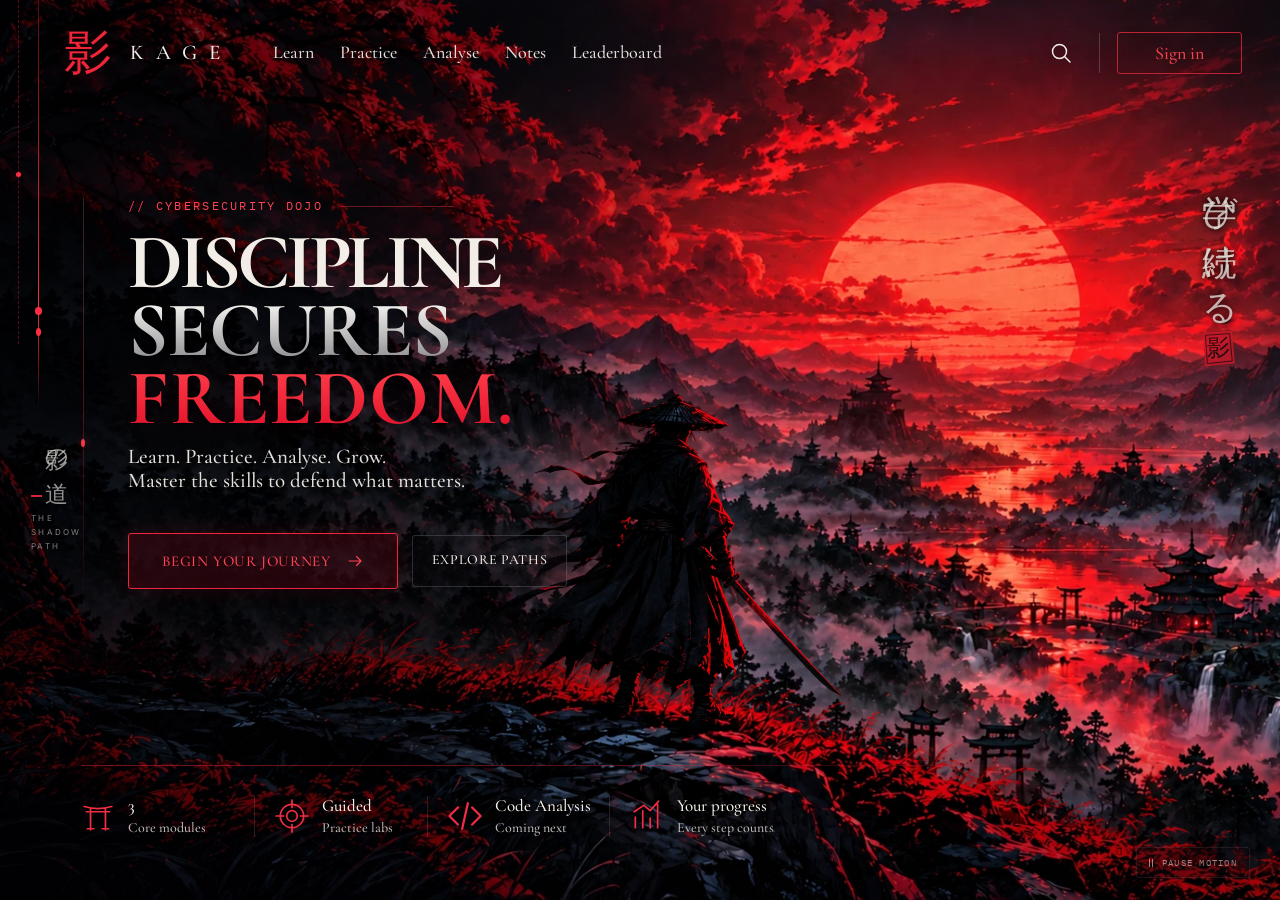
<file: index.html>
<!doctype html>
<html lang="en">
<head>
  <meta charset="utf-8">
  <meta name="viewport" content="width=device-width,initial-scale=1">
  <meta name="theme-color" content="#080b10">
  <meta name="description" content="KAGE is a cybersecurity dojo. Understand web vulnerabilities, practise safely, and learn to defend what matters.">
  <title>KAGE — Cybersecurity Dojo</title>
  <link rel="icon" href="assets/ui/favicon.svg" type="image/svg+xml">
  <link rel="preload" href="assets/fonts/cormorant-garamond-700.ttf" as="font" type="font/ttf" crossorigin>
  <link rel="preload" href="assets/fonts/cormorant-garamond-500.ttf" as="font" type="font/ttf" crossorigin>
  <link rel="stylesheet" href="styles/site.css">
  <script src="scripts/scene.js" defer></script>
  <script src="scripts/app.js" defer></script>
</head>
<body data-route="home">
  <a class="skip-link" href="#main">Skip to content</a>
  <svg class="icon-library" xmlns="http://www.w3.org/2000/svg" aria-hidden="true">
    <symbol id="i-arrow" viewBox="0 0 24 24"><path d="M4 12h16m-6-6 6 6-6 6"/></symbol>
    <symbol id="i-search" viewBox="0 0 24 24"><circle cx="10.5" cy="10.5" r="7"/><path d="m16 16 5 5"/></symbol>
    <symbol id="i-menu" viewBox="0 0 24 24"><path d="M4 6h16M4 12h16M4 18h16"/></symbol>
    <symbol id="i-close" viewBox="0 0 24 24"><path d="m6 6 12 12M6 18 18 6"/></symbol>
    <symbol id="i-gate" viewBox="0 0 32 32"><path d="M3 7q13 4 26 0M5 12h22M9 9v20M23 9v20M6 28h6m8 0h6"/></symbol>
    <symbol id="i-target" viewBox="0 0 32 32"><circle cx="16" cy="16" r="11"/><circle cx="16" cy="16" r="5"/><path d="M16 1v7m0 16v7M1 16h7m16 0h7"/></symbol>
    <symbol id="i-code" viewBox="0 0 24 24"><path d="m7 6-6 6 6 6m10-12 6 6-6 6m-3-15-4 18"/></symbol>
    <symbol id="i-chart" viewBox="0 0 32 32"><path d="M5 27V17m7 10V11m7 16v-9m7 9V5M4 12l9-6 6 5 8-9"/></symbol>
    <symbol id="i-home" viewBox="0 0 24 24"><path d="m2 10 10-8 10 8M5 9v12h5v-7h4v7h5V9"/></symbol>
    <symbol id="i-swords" viewBox="0 0 24 24"><path d="m3 3 5 1 12 13-3 3L4 8 3 3Zm18 0-5 1-5 6M7 14l-4 3 4 3 3-4M2 22l4-4m12 0 4 4"/></symbol>
    <symbol id="i-book" viewBox="0 0 24 24"><path d="M12 5q-4-4-10-2v17q6-2 10 1 4-3 10-1V3q-6-2-10 2Zm0 0v16"/></symbol>
    <symbol id="i-user" viewBox="0 0 24 24"><circle cx="12" cy="7" r="4"/><path d="M4 22v-3a8 8 0 0 1 16 0v3Z"/></symbol>
    <symbol id="i-shield" viewBox="0 0 24 24"><path d="m12 2 9 4v6c0 5-9 10-9 10S3 17 3 12V6l9-4Zm0 4v12"/></symbol>
    <symbol id="i-lock" viewBox="0 0 24 24"><rect x="5" y="10" width="14" height="12" rx="2"/><path d="M8 10V6a4 4 0 0 1 8 0v4m-4 4v4"/></symbol>
    <symbol id="i-check" viewBox="0 0 24 24"><path d="m5 12 4 4L20 5"/></symbol>
    <symbol id="i-upload" viewBox="0 0 24 24"><path d="M7 17H5a4 4 0 0 1-1-8 8 8 0 0 1 15-2 5 5 0 0 1 0 10h-2m-5 4V9m-4 4 4-4 4 4"/></symbol>
    <symbol id="i-plus" viewBox="0 0 24 24"><path d="M12 4v16M4 12h16"/></symbol>
    <symbol id="i-list" viewBox="0 0 24 24"><path d="M8 5h13M8 12h13M8 19h13M2 5h1M2 12h1M2 19h1"/></symbol>
    <symbol id="i-leaf" viewBox="0 0 24 24"><path d="M20 3C8 1 1 8 5 16s17 4 15-13ZM4 21 16 8"/></symbol>
  </svg>

  <header class="site-header">
    <a class="brand" href="#home" aria-label="KAGE home"><span class="brand-mark" lang="ja" aria-hidden="true">影</span><span class="brand-word">KAGE</span></a>
    <nav class="primary-nav" aria-label="Primary navigation">
      <a href="#learn" data-nav="learn">Learn</a><a href="#practice" data-nav="practice">Practice</a><a href="#analyse" data-nav="analyse">Analyse</a><a href="#notes" data-nav="notes">Notes</a><button type="button" data-action="leaderboard">Leaderboard</button>
    </nav>
    <div class="header-tools">
      <button class="icon-button search-toggle" type="button" data-action="search" aria-label="Search the dojo"><svg><use href="#i-search"/></svg></button>
      <span class="header-divider" aria-hidden="true"></span>
      <button class="sign-in" type="button" data-action="account">Sign in</button>
      <a class="profile-link" href="#profile" aria-label="Your progress"><span lang="ja" aria-hidden="true">影</span></a>
      <button class="icon-button menu-toggle" type="button" data-action="menu" aria-label="Open navigation" aria-expanded="false" aria-controls="mobile-nav"><svg><use href="#i-menu"/></svg></button>
    </div>
  </header>
  <nav id="mobile-nav" class="mobile-nav" aria-label="Mobile navigation" hidden>
    <a href="#home">Home</a><a href="#learn">Learning Paths</a><a href="#practice">Cyber Arena</a><a href="#analyse">Code Analysis</a><a href="#notes">Field Notes</a><a href="#profile">Your progress</a>
  </nav>
  <aside class="sidebar" aria-label="Dojo navigation" hidden>
    <nav>
      <a href="#home"><svg><use href="#i-home"/></svg>Home</a>
      <a href="#learn" data-nav="learn"><svg><use href="#i-gate"/></svg>Learning Paths</a>
      <a href="#practice" data-nav="practice"><svg><use href="#i-swords"/></svg>Cyber Arena</a>
      <a href="#analyse" data-nav="analyse"><svg><use href="#i-code"/></svg>Code Analysis</a>
      <a href="#notes" data-nav="notes"><svg><use href="#i-book"/></svg>Field Notes</a>
      <a href="#profile" data-nav="profile"><svg><use href="#i-user"/></svg>Profile</a>
    </nav>
    <div class="sidebar-quote"><span class="small-rule"></span><p>Discipline today,<br>a safer tomorrow.</p><span lang="ja">継続は力なり。</span><small>EVERY STEP FORWARD MATTERS</small></div>
    <div class="sidebar-foot">KAGE <span>影</span> DOJO</div>
  </aside>

  <main id="main" tabindex="-1">
    <section id="landing" class="landing" aria-labelledby="landing-title">
      <picture class="hero-art" aria-hidden="true">
        <source media="(max-width:620px)" srcset="assets/environments/crimson-mobile.webp">
        <source media="(max-width:1000px)" srcset="assets/environments/crimson-horizon-small.webp">
        <img src="assets/environments/crimson-horizon.webp" alt="" width="1586" height="992" fetchpriority="high" decoding="async">
      </picture>
      <canvas id="hero-scene" class="hero-scene" aria-hidden="true"></canvas>
      <div class="hero-shade" aria-hidden="true"></div>
      <canvas id="atmosphere" aria-hidden="true"></canvas>
      <div class="edge-ornament" aria-hidden="true"><i></i><b></b><b></b><b></b></div>
      <div class="hero-copy">
        <p class="eyebrow">// CYBERSECURITY DOJO <span></span></p>
        <h1 id="landing-title"><span>Discipline</span><span class="silver">Secures</span><span class="crimson">Freedom.</span></h1>
        <p class="hero-lede">Learn. Practice. Analyse. Grow.<br>Master the skills to defend what matters.</p>
        <div class="hero-actions"><a class="button button-primary" href="#learn">Begin your journey <svg><use href="#i-arrow"/></svg></a><a class="button button-secondary" href="#learn">Explore paths</a></div>
      </div>
      <div class="side-inscription left-inscription" aria-hidden="true"><span lang="ja">影の道</span><i></i><small>THE<br>SHADOW<br>PATH</small></div>
      <div class="side-inscription right-inscription" aria-hidden="true"><span lang="ja">学び続ける</span><img src="assets/ui/seal.svg" alt="" width="36" height="40"></div>
      <ul class="feature-strip" aria-label="Explore KAGE">
        <li><svg><use href="#i-gate"/></svg><div><strong>3</strong><span>Core modules</span></div></li>
        <li><svg><use href="#i-target"/></svg><div><strong>Guided</strong><span>Practice labs</span></div></li>
        <li><svg><use href="#i-code"/></svg><div><strong>Code Analysis</strong><span>Coming next</span></div></li>
        <li><svg><use href="#i-chart"/></svg><div><strong>Your progress</strong><span>Every step counts</span></div></li>
      </ul>
      <button class="motion-toggle" type="button" data-action="motion" aria-pressed="false" aria-label="Pause ambient motion"><span class="motion-indicator" aria-hidden="true"></span><span class="motion-label">PAUSE MOTION</span></button>
    </section>
    <div id="workspace" class="workspace" hidden></div>
  </main>
  <noscript><p class="noscript">Enable JavaScript to explore lessons, notes, and your learning progress.</p></noscript>
  <dialog id="modal" aria-labelledby="modal-title"><div id="modal-content"></div></dialog>
  <div id="toast" class="toast" role="status" aria-live="polite"></div>
</body>
</html>
</file>
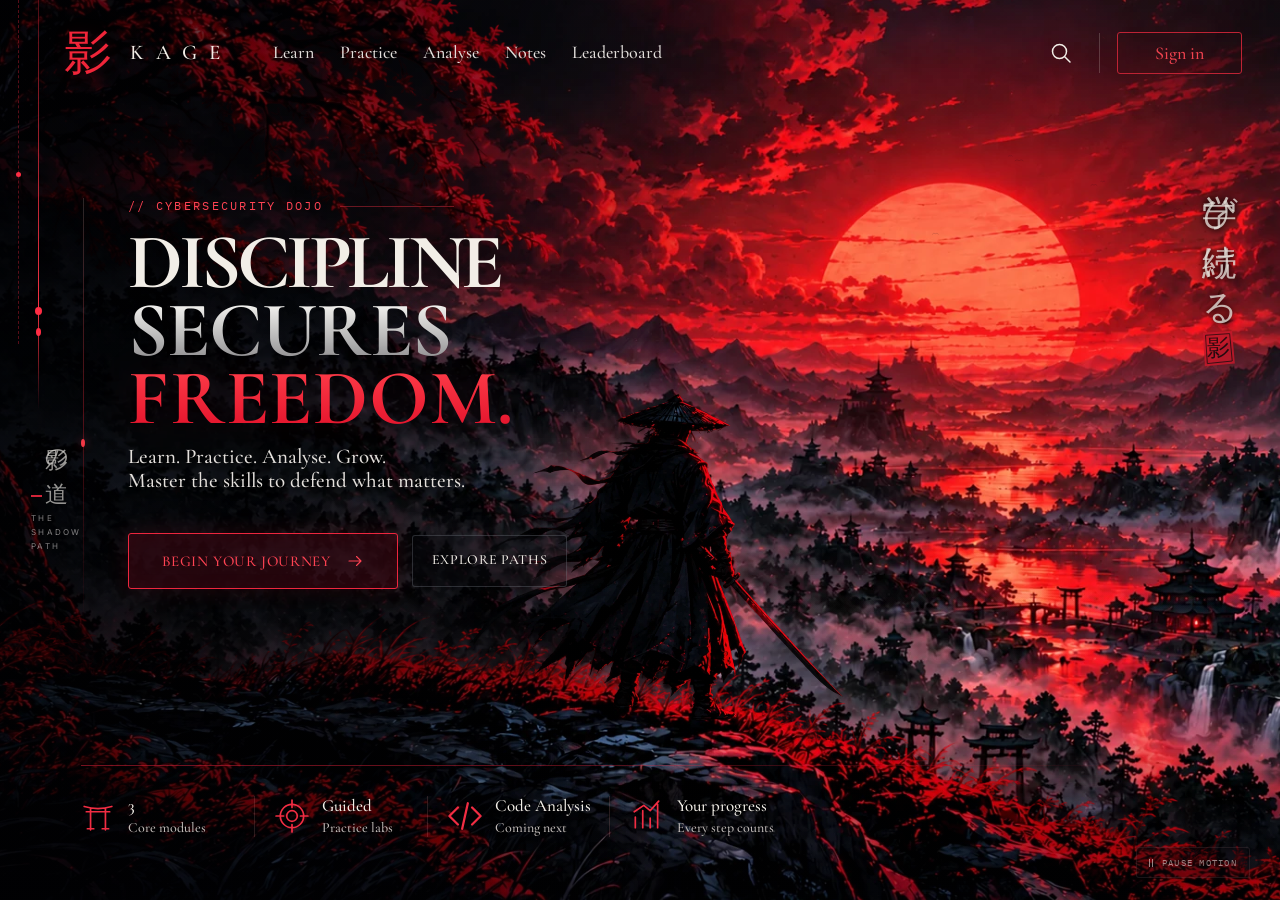
<file: kage-landing.html>
<!doctype html>
<html lang="en"><head><meta charset="utf-8"><meta name="viewport" content="width=device-width,initial-scale=1"><meta http-equiv="refresh" content="0;url=index.html"><title>KAGE — Cybersecurity Dojo</title><script>location.replace('index.html' + location.hash);</script></head><body style="background:#080b10;color:#f2eee7;font-family:serif"><p><a href="index.html" style="color:inherit">Enter the KAGE dojo →</a></p></body></html>
</file>
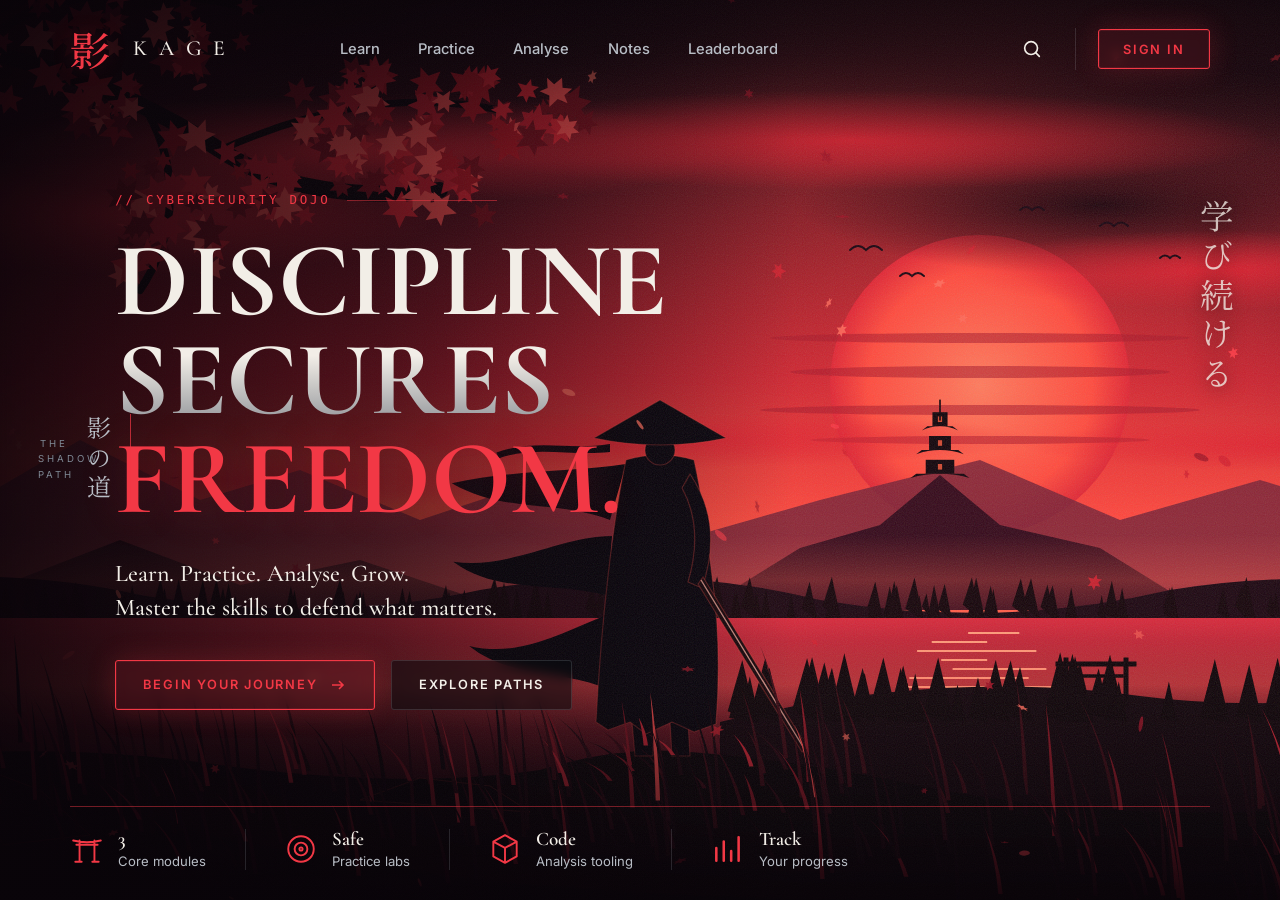
<file: prototypes/kage-landing-svg.html>
<!DOCTYPE html>
<html lang="en">
<head>
<meta charset="utf-8">
<meta name="viewport" content="width=device-width, initial-scale=1">
<title>KAGE – Cybersecurity Dojo</title>
<link rel="preconnect" href="https://fonts.googleapis.com">
<link rel="preconnect" href="https://fonts.gstatic.com" crossorigin>
<link href="https://fonts.googleapis.com/css2?family=Cormorant+Garamond:wght@500;600;700&family=Inter:wght@400;500;600&family=Noto+Serif+JP:wght@500&display=swap" rel="stylesheet">
<style>
:root{
  --ink-950:#080B10;--ink-900:#0D1219;--line:rgba(220,230,240,.14);
  --text:#F2EEE7;--text-2:#B8BDC5;--text-3:#7F8995;
  --red-500:#F23845;--red-600:#D92736;--red-glow:rgba(242,56,69,.22);--red-deep:#741B2A;
  --serif:"Cormorant Garamond","Playfair Display",Georgia,serif;
  --sans:Inter,system-ui,-apple-system,"Segoe UI",sans-serif;
  --jp:"Noto Serif JP","Hiragino Mincho ProN","Yu Mincho",serif;
  --mono:ui-monospace,"IBM Plex Mono",Menlo,Consolas,monospace;
}
*{box-sizing:border-box;margin:0;padding:0}
html,body{background:var(--ink-950);color:var(--text);font-family:var(--sans);overflow-x:hidden}
a{color:inherit;text-decoration:none}
a:focus-visible,button:focus-visible{outline:2px solid #fff;outline-offset:3px}

.hero{position:relative;min-height:100svh;display:flex;flex-direction:column;overflow:hidden;isolation:isolate}
#scene,#fx{position:absolute;inset:0;width:100%;height:100%;display:block}
#scene{z-index:-3}
#fx{z-index:-2;pointer-events:none}
.scrim{position:absolute;inset:0;z-index:-1;pointer-events:none;
  background:
   linear-gradient(90deg,rgba(8,3,8,.9) 0,rgba(8,3,8,.58) 30%,rgba(8,3,8,0) 62%),
   linear-gradient(0deg,rgba(8,3,8,.9) 0,rgba(8,3,8,0) 24%),
   linear-gradient(180deg,rgba(8,3,8,.6),rgba(8,3,8,0) 18%)}
.scrim::after{content:"";position:absolute;inset:0;opacity:.14;mix-blend-mode:overlay;
  background:url("data:image/svg+xml;utf8,<svg xmlns='http://www.w3.org/2000/svg' width='160' height='160'><filter id='n'><feTurbulence type='fractalNoise' baseFrequency='.9' numOctaves='2' stitchTiles='stitch'/></filter><rect width='100%' height='100%' filter='url(%23n)'/></svg>")}

/* header */
.top{display:flex;align-items:center;gap:clamp(1rem,4vw,4rem);padding:28px clamp(20px,5.5vw,90px)}
.brand{display:flex;align-items:center;gap:1.4rem}
.mark{font:500 2.5rem/1 var(--jp);color:var(--red-500);text-shadow:0 0 22px var(--red-glow)}
.word{font:500 1.35rem/1 var(--serif);letter-spacing:.55em;color:var(--text)}
nav{display:flex;gap:clamp(1.2rem,3vw,3rem);margin-left:clamp(0rem,4vw,5rem)}
nav a{font:500 .92rem var(--sans);color:var(--text-2);padding:.4rem 0;border-bottom:1px solid transparent;transition:color .2s,border-color .2s}
nav a:hover{color:var(--text);border-color:var(--red-500)}
.tools{margin-left:auto;display:flex;align-items:center;gap:1.4rem}
.icon{background:none;border:0;color:var(--text);cursor:pointer;display:grid;place-items:center;width:40px;height:40px}
.icon svg{width:22px;height:22px}
.vr{width:1px;height:42px;background:var(--line)}

.btn{display:inline-flex;align-items:center;gap:.8rem;padding:1rem 1.7rem;border:1px solid var(--line);border-radius:3px;
  font:600 .8rem var(--sans);letter-spacing:.14em;text-transform:uppercase;color:var(--text);
  background:rgba(8,11,16,.55);backdrop-filter:blur(6px);transition:background .2s,color .2s,border-color .2s}
.btn:hover{border-color:var(--text-2)}
.btn.red{border-color:var(--red-500);color:var(--red-500);background:rgba(242,56,69,.1);box-shadow:inset 0 0 0 1px rgba(242,56,69,.15),0 0 28px var(--red-glow)}
.btn.red:hover{background:var(--red-500);color:#fff}
.btn svg{width:16px;height:16px}
.top .btn{padding:.7rem 1.5rem}

/* hero copy */
.copy{flex:1;display:flex;flex-direction:column;justify-content:center;margin-left:clamp(20px,9vw,150px);max-width:min(700px,90vw);padding:2vh 0}
.eyebrow{display:flex;align-items:center;gap:1rem;font:500 .78rem/1 var(--mono);letter-spacing:.22em;color:var(--red-500);margin-bottom:1.6rem}
.eyebrow::after{content:"";width:min(150px,16vw);height:1px;background:rgba(242,56,69,.5)}
h1{font:700 clamp(3.1rem,8.2vw,7.4rem)/.94 var(--serif);text-transform:uppercase;letter-spacing:-.005em}
h1 span{display:block}
h1 .mid{background:linear-gradient(180deg,#f2eee7 25%,#8c8f95);-webkit-background-clip:text;background-clip:text;color:transparent}
h1 .hot{color:var(--red-500);text-shadow:0 0 44px var(--red-glow)}
.lede{font:500 clamp(1.15rem,1.9vw,1.5rem)/1.4 var(--serif);color:var(--text);margin:1.8rem 0 2.2rem;max-width:34em}
.cta{display:flex;flex-wrap:wrap;gap:1rem}

.side-l,.side-r{position:absolute;z-index:1;font-family:var(--jp);writing-mode:vertical-rl;pointer-events:none}
.side-l{left:clamp(14px,3vw,48px);top:46%;display:flex;flex-direction:column;align-items:center;gap:.8rem;color:var(--text-2);font-size:1.5rem;letter-spacing:.2em}
.side-l small{font:400 .6rem var(--sans);letter-spacing:.3em;color:var(--text-3);writing-mode:horizontal-tb;width:3.2em;text-align:center;line-height:1.6}
.side-l i{width:1px;height:90px;background:var(--red-500);opacity:.7;display:block}
.side-r{right:clamp(14px,3vw,48px);top:22vh;font-size:2.1rem;letter-spacing:.16em;color:rgba(242,238,231,.78);text-shadow:0 2px 18px rgba(0,0,0,.6)}

.strip{list-style:none;display:flex;flex-wrap:wrap;gap:clamp(16px,3vw,48px);margin:0 clamp(20px,5.5vw,90px) 30px;padding-top:22px;border-top:1px solid rgba(242,56,69,.45)}
.strip li{display:flex;align-items:center;gap:14px;color:var(--red-500)}
.strip li+li{border-left:1px solid var(--line);padding-left:clamp(16px,3vw,48px)}
.strip svg{width:34px;height:34px;flex:none}
.strip strong{display:block;font:600 1.2rem/1.1 var(--serif);color:var(--text)}
.strip span{font-size:.82rem;color:var(--text-2)}

/* motion */
.b{transform-box:fill-box;transform-origin:50% 100%;animation:gust 4s ease-in-out infinite}
@keyframes gust{0%,100%{transform:rotate(-1deg)}50%{transform:rotate(-9deg)}}
.sw{animation:sw 5s ease-in-out infinite alternate;transform-box:fill-box;transform-origin:50% 50%}
@keyframes sw{from{transform:translate(-3px,0) rotate(-2.2deg)}to{transform:translate(5px,2px) rotate(2.6deg)}}
.drift{animation:drift 46s ease-in-out infinite alternate}
@keyframes drift{from{transform:translateX(-45px)}to{transform:translateX(45px)}}
.birds{animation:fly 70s linear infinite}
@keyframes fly{from{transform:translate(120px,10px)}to{transform:translate(-260px,-18px)}}
.sh{animation:sh 3.2s ease-in-out infinite alternate}
@keyframes sh{from{opacity:.15}to{opacity:.65}}
.rise{opacity:0;transform:translateY(14px);animation:rise 1s cubic-bezier(.2,.7,.2,1) forwards;animation-delay:calc(var(--i)*.12s + .15s)}
@keyframes rise{to{opacity:1;transform:none}}
@media (prefers-reduced-motion:reduce){
  .b,.sw,.drift,.birds,.sh{animation:none}
  .rise{animation:none;opacity:1;transform:none}
}
@media (max-width:880px){
  nav,.side-l,.side-r{display:none}
  .top{padding:20px}.copy{margin-left:20px}
  .scrim{background:linear-gradient(180deg,rgba(8,3,8,.55),rgba(8,3,8,.7) 55%,rgba(8,3,8,.92))}
  .strip{display:grid;grid-template-columns:1fr 1fr;gap:20px 12px}
  .strip li+li{border:0;padding:0}
}
</style>
</head>
<body>
<section class="hero">
  <svg id="scene" viewBox="0 0 1600 900" preserveAspectRatio="xMidYMid slice" role="img" aria-label="A lone ronin stands on a ridge facing a vast crimson sun over misty mountains, shrines and rivers.">
    <defs>
      <linearGradient id="sky" x1="0" y1="0" x2="0" y2="1"><stop offset="0" stop-color="#0d0309"/><stop offset=".3" stop-color="#4a0b17"/><stop offset=".58" stop-color="#b5192a"/><stop offset=".8" stop-color="#ff4d3d"/><stop offset="1" stop-color="#ff7a55"/></linearGradient>
      <radialGradient id="sun"><stop offset="0" stop-color="#ff7a5c"/><stop offset=".75" stop-color="#ff4a3d"/><stop offset="1" stop-color="#e02634"/></radialGradient>
      <radialGradient id="glow"><stop offset="0" stop-color="#ff3b3b" stop-opacity=".55"/><stop offset="1" stop-color="#ff3b3b" stop-opacity="0"/></radialGradient>
      <radialGradient id="cd"><stop offset="0" stop-color="#1a030b" stop-opacity=".95"/><stop offset="1" stop-color="#1a030b" stop-opacity="0"/></radialGradient>
      <radialGradient id="cr"><stop offset="0" stop-color="#e0202f" stop-opacity=".9"/><stop offset="1" stop-color="#e0202f" stop-opacity="0"/></radialGradient>
      <linearGradient id="mist" x1="0" y1="0" x2="0" y2="1"><stop offset="0" stop-color="#ff5a4a" stop-opacity="0"/><stop offset=".5" stop-color="#ff5a4a" stop-opacity=".3"/><stop offset="1" stop-color="#ff5a4a" stop-opacity="0"/></linearGradient>
      <linearGradient id="water" x1="0" y1="0" x2="0" y2="1"><stop offset="0" stop-color="#d8283a"/><stop offset="1" stop-color="#2a0710"/></linearGradient>
      <path id="lf" d="M0-10L3-4 9-6 6 0 10 4 3 4 0 11-3 4-10 4-6 0-9-6-3-4Z"/>
    </defs>

    <g class="lay" data-d="3">
      <rect x="-80" y="0" width="1760" height="650" fill="url(#sky)"/>
      <circle cx="1140" cy="385" r="540" fill="url(#glow)"/>
      <circle cx="1140" cy="385" r="150" fill="url(#sun)"/>
      <g fill="#a8182a" opacity=".55"><ellipse cx="1140" cy="338" rx="210" ry="5"/><ellipse cx="1140" cy="372" rx="190" ry="6"/><ellipse cx="1140" cy="410" rx="220" ry="5"/><ellipse cx="1140" cy="440" rx="170" ry="4"/></g>
      <g class="drift">
        <ellipse cx="200" cy="60" rx="430" ry="110" fill="url(#cd)"/><ellipse cx="720" cy="30" rx="520" ry="90" fill="url(#cd)"/>
        <ellipse cx="1420" cy="70" rx="480" ry="130" fill="url(#cd)"/><ellipse cx="1260" cy="205" rx="300" ry="70" fill="url(#cd)"/>
        <ellipse cx="300" cy="215" rx="300" ry="60" fill="url(#cr)"/><ellipse cx="520" cy="150" rx="380" ry="55" fill="url(#cr)"/>
        <ellipse cx="1010" cy="140" rx="420" ry="50" fill="url(#cr)"/><ellipse cx="1380" cy="270" rx="260" ry="40" fill="url(#cr)"/>
        <ellipse cx="800" cy="440" rx="400" ry="28" fill="url(#cr)"/><ellipse cx="1480" cy="445" rx="300" ry="26" fill="url(#cr)"/><ellipse cx="380" cy="480" rx="380" ry="30" fill="url(#cr)"/>
      </g>
      <g class="birds" fill="none" stroke="#1a0510" stroke-width="2" stroke-linecap="round">
        <path d="M1010 250q8-8 16 0q8-8 16 0"/><path d="M1060 276q6-6 12 0q6-6 12 0"/><path d="M1260 226q7-7 14 0q7-7 14 0"/><path d="M1320 258q5-5 10 0q5-5 10 0"/><path d="M1180 210q6-6 12 0q6-6 12 0"/>
      </g>
    </g>

    <g class="lay" data-d="5">
      <path d="M-60 600V500L30 470 120 510 240 440 360 500 460 470 580 520 700 480 840 540 980 500 1140 460 1280 520 1420 480 1520 510 1660 490V600Z" fill="#7a2236" opacity=".85"/>
      <path d="M860 610 960 548 1040 525 1100 475 1160 525 1260 548 1360 610Z" fill="#35091a"/>
      <g id="pg"></g>
      <path d="M-60 620 40 560 150 590 280 540 400 585 520 560 640 600 760 570 860 610Z" fill="#2c0a17"/>
      <rect class="drift" x="-100" y="535" width="1800" height="90" fill="url(#mist)"/>
    </g>

    <g class="lay" data-d="9">
      <path d="M-60 650V590Q150 560 300 595 480 625 640 590 820 560 980 600 1160 630 1330 590 1480 565 1660 595V650Z" fill="#1c0610"/>
      <g id="t1" fill="#150409"></g>
      <rect x="-80" y="618" width="1760" height="170" fill="url(#water)"/>
      <g id="shm"></g>
      <path d="M1480 520v100M1566 538v84" stroke="#ff8a7a" stroke-width="5" opacity=".35"/>
      <rect class="drift" x="-100" y="640" width="1800" height="90" fill="url(#mist)" style="animation-duration:60s"/>
    </g>

    <g class="lay" data-d="13">
      <path d="M880 722Q1100 668 1300 696 1450 716 1660 680V820H880Z" fill="#12040a"/>
      <g id="t2" fill="#0e0307"></g>
      <g id="pg2"></g>
      <g stroke="#0e0307" stroke-linecap="square" fill="none"><path d="M1226 704v-44M1286 704v-44M1218 664h76" stroke-width="5"/><path d="M1230 676h52" stroke-width="3.5"/></g>
    </g>

    <g class="lay" data-d="18">
      <path d="M-60 900V770Q180 735 380 765 560 790 700 770 780 745 850 752 960 760 1100 790 1350 835 1660 790V900Z" fill="#0a0306"/>
      <path d="M-60 830 20 772 120 760 200 790 250 835 -60 870Z" fill="#070205" stroke="rgba(255,70,70,.28)"/>
      <path d="M520 800 580 778 650 786 690 812Z" fill="#070205" stroke="rgba(255,70,70,.22)"/>
    </g>

    <g class="lay" data-d="14">
      <g transform="translate(820 756)" fill="#07020a" stroke="rgba(255,80,70,.32)" stroke-width="1.2" stroke-linejoin="round">
        <g id="cloth" stroke="none"></g>
        <path d="M-28-34L-25 0H-7L-6-34ZM10-34L12 0H30L28-34Z"/>
        <path d="M-34-296Q-44-250-52-180-60-110-64-34L-52-26-30-34-14-22 12-34 34-24 56-32Q62-110 52-180 44-250 34-296Q0-306-34-296Z"/>
        <path d="M30-282Q64-232 42-168L28-174Q44-228 22-268Z"/>
        <path d="M38-172 142-4 147-9 43-179Z" fill="#150409"/>
        <path d="M41-176 145-6" stroke="#ffb0a0" stroke-width="1.4" opacity=".8"/>
        <circle cx="0" cy="-306" r="15"/>
        <path d="M-66-318 0-356 66-318Q0-304-66-318Z"/>
      </g>
    </g>

    <g class="lay" data-d="26"><g id="grass"></g></g>

    <g class="lay" data-d="30">
      <g fill="none" stroke="#080207" stroke-linecap="round">
        <path d="M-20 20C120 40 260 70 380 150 440 190 520 200 600 190" stroke-width="16"/>
        <path d="M150 40C200-10 300-20 420 10" stroke-width="9"/>
        <path d="M300 100C340 160 340 230 300 290" stroke-width="8"/>
        <path d="M380 150C470 110 560 90 660 110" stroke-width="7"/>
        <path d="M60 30C70 120 60 200 20 260" stroke-width="10"/>
      </g>
      <g id="leaves"></g>
    </g>
  </svg>
  <canvas id="fx" aria-hidden="true"></canvas>
  <div class="scrim"></div>

  <header class="top">
    <a class="brand" href="#" aria-label="KAGE home"><span class="mark" aria-hidden="true">影</span><span class="word">KAGE</span></a>
    <nav aria-label="Primary"><a href="#">Learn</a><a href="#">Practice</a><a href="#">Analyse</a><a href="#">Notes</a><a href="#">Leaderboard</a></nav>
    <div class="tools">
      <button class="icon" aria-label="Search"><svg viewBox="0 0 24 24" fill="none" stroke="currentColor" stroke-width="1.8" stroke-linecap="round"><circle cx="11" cy="11" r="7"/><path d="M20 20l-4-4"/></svg></button>
      <span class="vr" aria-hidden="true"></span>
      <a class="btn red" href="#">Sign in</a>
    </div>
  </header>

  <div class="side-l" aria-hidden="true"><i></i><span>影の道</span><small>THE SHADOW PATH</small></div>
  <div class="side-r" aria-hidden="true">学び続ける</div>

  <main class="copy">
    <p class="eyebrow rise" style="--i:0">// CYBERSECURITY DOJO</p>
    <h1 class="rise" style="--i:1"><span>Discipline</span><span class="mid">Secures</span><span class="hot">Freedom.</span></h1>
    <p class="lede rise" style="--i:2">Learn. Practice. Analyse. Grow.<br>Master the skills to defend what matters.</p>
    <div class="cta rise" style="--i:3">
      <a class="btn red" href="#">Begin your journey <svg viewBox="0 0 16 16" fill="none" stroke="currentColor" stroke-width="1.6"><path d="M2 8h11M9 4l4 4-4 4"/></svg></a>
      <a class="btn" href="#">Explore paths</a>
    </div>
  </main>

  <ul class="strip">
    <li><svg viewBox="0 0 32 32" fill="none" stroke="currentColor" stroke-width="1.8" stroke-linecap="round"><path d="M3 8c8 2 18 2 26 0M6 12h20M9 8v20M23 8v20M5 28h6M21 28h6"/></svg><div><strong>3</strong><span>Core modules</span></div></li>
    <li><svg viewBox="0 0 32 32" fill="none" stroke="currentColor" stroke-width="1.8"><circle cx="16" cy="16" r="12"/><circle cx="16" cy="16" r="6"/><circle cx="16" cy="16" r="1.5"/></svg><div><strong>Safe</strong><span>Practice labs</span></div></li>
    <li><svg viewBox="0 0 32 32" fill="none" stroke="currentColor" stroke-width="1.8" stroke-linejoin="round"><path d="M16 3l11 6v14l-11 6-11-6V9zM5 9l11 6 11-6M16 15v14"/></svg><div><strong>Code</strong><span>Analysis tooling</span></div></li>
    <li><svg viewBox="0 0 32 32" fill="none" stroke="currentColor" stroke-width="2.4" stroke-linecap="round"><path d="M5 27V15M12 27V9M19 27V18M26 27V5"/></svg><div><strong>Track</strong><span>Your progress</span></div></li>
  </ul>
</section>

<script>
(()=>{
const NS='http://www.w3.org/2000/svg',RM=matchMedia('(prefers-reduced-motion:reduce)').matches;
const $=(t,a,p)=>{const e=document.createElementNS(NS,t);for(const k in a)e.setAttribute(k,a[k]);p&&p.appendChild(e);return e};
const R=(a,b)=>a+Math.random()*(b-a), G=id=>document.getElementById(id);
const scene=G('scene');

/* terrain height for grass placement */
const H=[[0,770],[190,745],[380,765],[560,780],[700,770],[780,752],[850,752],[960,765],[1100,790],[1350,822],[1600,790],[1700,790]];
const hy=x=>{for(let i=1;i<H.length;i++)if(x<=H[i][0])return H[i-1][1]+(H[i][1]-H[i-1][1])*(x-H[i-1][0])/(H[i][0]-H[i-1][0]);return 790};

/* grass: swaying blades, gust travels right to left */
const gr=G('grass'),dark=['#10040a','#1b050c','#2a0710'],hot=['#8c1422','#d42434','#ff4a4a'];
for(let i=0;i<340;i++){
  const x=R(-60,1660),y=hy(x)+R(-8,110);
  let h=R(30,115)*(y>820?1.2:1);
  if(Math.abs(x-820)<90&&y<800)h*=.4;
  const l=-R(6,38),r=Math.random();
  const f=y>830?(r<.88?dark[i%3]:hot[0]):(r<.5?dark[i%3]:r<.75?'#3a0912':r<.93?hot[0]:r<.985?hot[1]:hot[2]);
  $('path',{class:'b',fill:f,d:`M${x-2.2} ${y}Q${x-2+l*.25} ${y-h*.6} ${x+l} ${y-h}Q${x+2+l*.25} ${y-h*.55} ${x+2.2} ${y}Z`,
    style:`animation-duration:${R(3.2,5.2).toFixed(2)}s;animation-delay:-${(x/1600*3+R(0,.6)).toFixed(2)}s`},gr);
}

/* pines along ridges */
const pines=(id,x0,x1,y,n,a,b)=>{const g=G(id);for(let i=0;i<n;i++){const x=R(x0,x1),h=R(a,b),w=h*.28;$('path',{d:`M${x-w} ${y+R(-6,10)}L${x} ${y-h}L${x+w} ${y+10}Z`},g)}};
pines('t1',-60,1660,610,120,14,34);
pines('t2',900,1660,712,60,26,60);

/* pagodas */
const pagoda=(p,x,y,s)=>{const g=$('g',{transform:`translate(${x} ${y}) scale(${s})`,fill:'#12040a'},p);
  [[0,34],[-34,26],[-68,18]].forEach(([d,w])=>{
    $('path',{d:`M${-w-8} ${d}Q0 ${d-12} ${w+8} ${d}L${w} ${d-6}H${-w}Z`},g);
    $('rect',{x:-w*.6,y:d-26,width:w*1.2,height:20},g);
    $('rect',{x:-3,y:d-20,width:6,height:8,fill:'#ff5a3a',opacity:.8},g)});
  $('rect',{x:-1.2,y:-112,width:2.4,height:30},g)};
pagoda(G('pg'),1100,478,.7);
pagoda(G('pg2'),1490,712,.62);

/* sun reflection shimmer */
for(let i=0;i<16;i++){const w=R(40,160);$('rect',{class:'sh',x:1140-w/2+R(-24,24),y:632+i*9,width:w,height:2,fill:'#ff9a78',
  style:`animation-delay:-${R(0,3).toFixed(2)}s;animation-duration:${R(2.4,4.2).toFixed(2)}s`},G('shm'))}

/* maple leaf clusters on the foreground branch */
const lv=G('leaves'),pal=['#e0202e','#b3121f','#ff4b4b','#7a0c19','#c91a2a'];
[[120,70],[250,100],[330,170],[430,185],[520,175],[600,190],[360,40],[240,20],[330,250],[620,110],[500,100],[40,200],[80,130],[700,120]].forEach(([cx,cy],k)=>{
  const g=$('g',{class:'sw',style:`animation-duration:${R(3.6,6.4).toFixed(2)}s;animation-delay:-${R(0,5).toFixed(2)}s`},lv);
  for(let i=0;i<15;i++)$('use',{href:'#lf',fill:pal[(Math.random()*pal.length)|0],
    transform:`translate(${cx+R(-48,48)} ${cy+R(-34,34)}) rotate(${R(0,360)}) scale(${R(.9,2)})`},g)});

/* wind-blown cloth (shape morph) */
const cl=G('cloth'),cloth=[
 ['M-34 -292C-90 -300 -140 -270 -200 -286C-150 -250 -100 -250 -50 -236Z','M-34 -292C-90 -270 -150 -300 -215 -262C-160 -236 -105 -262 -50 -236Z',3.1,0],
 ['M-48 -220C-100 -215 -150 -190 -205 -200C-160 -165 -105 -170 -52 -160Z','M-48 -220C-100 -235 -150 -175 -212 -178C-165 -150 -108 -190 -52 -160Z',2.7,-.9],
 ['M-56 -140C-100 -120 -140 -100 -190 -112C-150 -80 -100 -84 -60 -70Z','M-56 -140C-100 -150 -145 -80 -200 -90C-155 -60 -105 -100 -60 -70Z',3.6,-1.7],
 ['M-50 -312C-90 -318 -120 -300 -160 -312L-158 -306C-120 -294 -90 -308 -50 -304Z','M-50 -312C-90 -300 -125 -325 -165 -300L-163 -294C-125 -318 -90 -296 -50 -304Z',2.2,-.6]];
cloth.forEach(([a,b,d,s])=>{const p=$('path',{d:a},cl);
  $('animate',{attributeName:'d',values:`${a};${b};${a}`,dur:d+'s',begin:s+'s',repeatCount:'indefinite',calcMode:'spline',keyTimes:'0;.5;1',keySplines:'.45 0 .55 1;.45 0 .55 1'},p)});

/* falling leaves and petals */
const cv=G('fx'),c=cv.getContext('2d'),maple=new Path2D('M0-10L3-4 9-6 6 0 10 4 3 4 0 11-3 4-10 4-6 0-9-6-3-4Z');
const cols=['#ff3b46','#d4202e','#9c1224','#ff6b5a'];let W,Hh,P=[];
const size=()=>{const d=Math.min(devicePixelRatio||1,2),b=cv.getBoundingClientRect();W=b.width;Hh=b.height;cv.width=W*d;cv.height=Hh*d;c.setTransform(d,0,0,d,0,0)};
size();addEventListener('resize',size);
for(let i=0;i<60;i++)P.push({x:R(0,W),y:R(0,Hh),s:R(3,8),r:R(0,6.28),vr:R(-1.6,1.6),vy:R(18,48),k:R(.6,1.4),ph:R(0,6.28),c:cols[i%4],a:R(.5,.95),p:Math.random()<.25});
let t=0,last=performance.now();
const draw=()=>{c.clearRect(0,0,W,Hh);P.forEach(p=>{c.save();c.translate(p.x,p.y);c.rotate(p.r);
  c.scale(p.s/9,p.s/9*(Math.abs(Math.cos(p.ph+t*p.vr))*.85+.15));c.globalAlpha=p.a;c.fillStyle=p.c;
  p.p?(c.beginPath(),c.ellipse(0,0,9,5,0,0,6.28),c.fill()):c.fill(maple);c.restore()})};
const tick=n=>{const dt=Math.min((n-last)/1000,.05);last=n;t+=dt;
  const w=70+Math.sin(t*.5)*40+Math.sin(t*1.3)*18;
  P.forEach(p=>{p.x-=w*p.k*dt;p.y+=(p.vy+Math.sin(t*1.5+p.ph)*20)*dt;p.r+=p.vr*dt*(1+w/90);
    if(p.x<-20){p.x=W+20;p.y=R(-20,Hh*.7)}if(p.y>Hh+20){p.y=-20;p.x=R(0,W+200)}});
  draw();requestAnimationFrame(tick)};
if(RM){scene.pauseAnimations();draw()}else requestAnimationFrame(tick);

/* mouse parallax */
if(!RM&&matchMedia('(pointer:fine)').matches){
  const L=[...scene.querySelectorAll('.lay')];let tx=0,ty=0,x=0,y=0;
  addEventListener('pointermove',e=>{tx=e.clientX/innerWidth-.5;ty=e.clientY/innerHeight-.5});
  (function f(){x+=(tx-x)*.06;y+=(ty-y)*.06;L.forEach(g=>{const d=+g.dataset.d;g.style.transform=`translate(${-x*d}px,${-y*d*.5}px)`});requestAnimationFrame(f)})();
}
})();
</script>
</body>
</html>
</file>
<file: styles/site.css>
@font-face{font-family:Cormorant;src:url('../assets/fonts/cormorant-garamond-500.ttf') format('truetype');font-weight:400 600;font-display:swap}

@font-face{font-family:Cormorant;src:url('../assets/fonts/cormorant-garamond-700.ttf') format('truetype');font-weight:700 900;font-display:swap}

@font-face{font-family:Inter;src:url('../assets/fonts/inter-400.ttf') format('truetype');font-weight:400 500;font-display:swap}

@font-face{font-family:Inter;src:url('../assets/fonts/inter-600.ttf') format('truetype');font-weight:600 800;font-display:swap}

@font-face{font-family:'Plex Mono';src:url('../assets/fonts/ibm-plex-mono-400.ttf') format('truetype');font-weight:400;font-display:swap}

:root{color-scheme:dark;--ink:#080b10;--surface:#0d141c;--line:rgba(208,222,230,.18);--text:#f2eee7;--secondary:#c0c3c9;--muted:#9ba5b0;--red:#f23845;--teal:#70d6bb;--paper:#f1e7d4;--serif:Cormorant,Georgia,serif;--sans:Inter,system-ui,sans-serif;--mono:'Plex Mono',monospace;--sidebar:clamp(190px,16vw,254px)}

*{box-sizing:border-box}
html{background:var(--ink);scroll-behavior:smooth}
body{margin:0;color:var(--text);font:400 14px/1.6 var(--sans);background:var(--ink)}
button,input,textarea,select{font:inherit}
button,a,input,textarea,select{-webkit-tap-highlight-color:transparent}
button,a{touch-action:manipulation}
button{cursor:pointer}
a{color:inherit;text-decoration:none}
button{color:inherit}
button:disabled{cursor:not-allowed;opacity:.55}
button,select{border-radius:3px}
svg{width:24px;height:24px;fill:none;stroke:currentColor;stroke-width:1.5;stroke-linecap:round;stroke-linejoin:round;flex-shrink:0}
button svg,a svg{pointer-events:none}
img{max-width:100%}
h1,h2,h3,p{margin:0}
h1,h2,h3{font-family:var(--serif);font-weight:500}
button{border:0;background:none}
ul{list-style:none;padding:0;margin:0}
[hidden]{display:none!important}
:focus-visible{outline:2px solid #ffd3bc;outline-offset:5px}
#main:focus{outline:none}
.icon-library{position:absolute;width:0;height:0;overflow:hidden}
.skip-link{position:fixed;top:12px;left:16px;z-index:100;padding:10px 18px;background:var(--paper);color:var(--ink);transform:translateY(-150%)}
.skip-link:focus{transform:none}
.site-header{position:absolute;z-index:10;top:0;left:0;right:0;height:120px;padding:0 3% 0 5.8%;display:flex;align-items:center;gap:clamp(40px,6vw,98px);font-family:var(--serif)}
.brand{display:flex;align-items:center;gap:28px;flex-shrink:0}
.brand-mark{color:#f02539;font-family:'Noto Serif CJK JP','Noto Serif JP',serif;font-size:48px;line-height:1;text-shadow:0 0 18px #f0253920}
.brand-word{font-size:23px;letter-spacing:.55em;line-height:1}
.primary-nav{display:flex;align-items:center;gap:clamp(24px,3.6vw,58px)}
.primary-nav a,.primary-nav button{font:500 18px/1.2 var(--serif);color:#e1ddda;padding:10px 0;position:relative;white-space:nowrap}
.primary-nav a::after,.primary-nav button::after{content:'';position:absolute;bottom:0;left:0;width:0;height:1px;background:var(--red);transition:width .2s}
.primary-nav a:hover::after,.primary-nav button:hover::after,.primary-nav a[aria-current]::after{width:100%}
.header-tools{margin-left:auto;display:flex;align-items:center;gap:26px}
.icon-button{width:42px;height:42px;display:inline-grid;place-items:center;padding:7px;border:1px solid transparent}
.icon-button:hover{color:var(--red);background:#ffffff08}
.header-divider{height:40px;width:1px;background:#e0d5d238}
.sign-in{border:1px solid #be2334;color:#f24350;width:147px;height:42px;font:500 18px var(--serif);box-shadow:inset 0 0 14px #c2212f08;transition:background .2s}
.sign-in:hover{background:#c2212f28}
.menu-toggle,.profile-link{display:none}
.mobile-nav{position:fixed;z-index:25;right:18px;left:18px;top:90px;padding:14px;background:#0b111af7;border:1px solid var(--line);box-shadow:0 20px 50px #0009}
.mobile-nav a{display:block;padding:13px 20px;border-bottom:1px solid #ffffff08}
.mobile-nav a:hover{color:var(--red)}

/* The landing composition is measured against the 1586 × 992 reference. */
.landing{height:100svh;min-height:740px;position:relative;overflow:hidden;isolation:isolate;background:#0b090e url('../assets/environments/crimson-placeholder.webp') center/cover}
.hero-art{position:absolute;inset:0;z-index:-4}
.hero-art img{width:100%;height:100%;object-fit:cover;object-position:55% 55%}
.hero-scene{position:absolute;inset:0;width:100%;height:100%;z-index:-4;pointer-events:none;opacity:0;transition:opacity .65s ease-out}
.hero-scene.scene-ready{opacity:1}
.landing[data-scene-state=fallback] .motion-toggle{display:none}
.hero-shade{position:absolute;inset:0;z-index:-3;background:linear-gradient(90deg,#010103a8,#01010378 31%,transparent 57%),linear-gradient(0deg,#02020560,transparent 20%,transparent 82%,#03030820)}
#atmosphere{position:absolute;inset:0;width:100%;height:100%;z-index:-2;pointer-events:none}
.hero-copy{position:absolute;left:9.96%;top:21.5%;max-width:580px}
.hero-copy::before{content:'';position:absolute;left:-45px;top:0;height:425px;width:1px;background:linear-gradient(#c4b2ad35,#b71b2870,transparent)}
.hero-copy::after{content:'';position:absolute;left:-47px;top:241px;width:4px;height:8px;border-radius:50%;background:var(--red);box-shadow:0 0 9px #e1273c66}
.eyebrow{display:flex;align-items:center;gap:17px;color:#ff4454;font:400 12px/1.4 var(--mono);letter-spacing:.19em}
.eyebrow span{height:1px;width:114px;background:#d72b3c77}
.hero-copy h1{font:700 clamp(72px,5.8vw,112px)/.87 var(--serif);letter-spacing:-.024em;text-transform:uppercase;margin:14px 0 12px}
.hero-copy h1 span{display:block}
.hero-copy h1>span:first-child{letter-spacing:-.055em}
.hero-copy .silver{letter-spacing:-.01em;background:linear-gradient(#f1f0ed 12%,#949496 90%);background-clip:text;-webkit-background-clip:text;color:transparent}
.hero-copy .crimson{letter-spacing:.01em;color:#ef1f34;background:linear-gradient(#ff3e4a,#e2112a);background-clip:text;-webkit-background-clip:text;color:transparent;filter:drop-shadow(0 0 18px #9b091724)}
.hero-lede{font:500 clamp(21px,1.58vw,28px)/1.17 var(--serif);color:#e4e0dc;text-shadow:0 2px 8px #000}
.hero-actions{display:flex;align-items:center;gap:19px;margin-top:39px}
.button{display:inline-flex;align-items:center;justify-content:center;gap:16px;border:1px solid var(--line);min-height:46px;padding:11px 22px;border-radius:3px;font:500 15px/1.2 var(--serif);letter-spacing:.045em;transition:background .2s,border-color .2s,transform .2s}
.button:hover{background:#ffffff0a;border-color:#e0d4d366}
.button-primary{color:#ff4353;border-color:#ed263e;background:#7b0a1b21;box-shadow:0 0 22px #df1d3424,inset 0 0 20px #df1d340c}
.button-primary:hover{background:#d92338;color:white;border-color:#f74757;box-shadow:0 0 24px #df1d343a}
.hero-actions .button{text-transform:uppercase;font-size:17px;letter-spacing:.04em;white-space:nowrap}
.hero-actions .button-primary{width:310px;height:56px}
.hero-actions .button-secondary{width:175px;height:52px;background:#0b0c1060}
.hero-actions svg{width:20px}
.edge-ornament{position:absolute;left:3%;top:0;width:1px;height:45.5%;background:linear-gradient(#c6203160,#f73143 75%,transparent)}
.edge-ornament i{position:absolute;left:-20px;top:0;height:84%;border-left:1px dashed #c51e3370}
.edge-ornament b{position:absolute;left:-3px;width:7px;height:8px;background:#ff2d44;border-radius:50%}
.edge-ornament b:nth-child(2){top:75%}
.edge-ornament b:nth-child(3){top:80%;width:5px;left:-2px}
.edge-ornament b:nth-child(4){left:-22px;top:42%;width:5px;height:5px}
.side-inscription{position:absolute;pointer-events:none}
.left-inscription{left:2.45%;top:47.8%;text-align:center}
.left-inscription>span{font:400 23px/1.4 'Noto Serif CJK JP','Noto Serif JP',serif;writing-mode:vertical-rl;color:#d8d5d1b0;letter-spacing:.18em}
.left-inscription i{display:block;width:11px;height:2px;background:#d22439;margin:20px 0 14px}
.left-inscription small{font:400 8px/1.75 var(--sans);letter-spacing:.26em;color:#c6c3c3a6;display:block;text-align:left}
.right-inscription{right:3.5%;top:18.5%;display:flex;flex-direction:column;align-items:center;gap:16px}
.right-inscription span{writing-mode:vertical-rl;font:400 43px/1.3 'Noto Serif CJK JP','Noto Serif JP',serif;letter-spacing:.15em;color:#e4dfd9c9;text-shadow:0 1px 7px #000}
.right-inscription img{width:35px;transform:rotate(-2deg);opacity:.85}
.feature-strip{position:absolute;left:6.3%;bottom:7.8%;width:73%;display:flex;padding-top:31px;gap:27px}
.feature-strip::before{content:'';position:absolute;top:0;left:0;right:0;height:1px;background:linear-gradient(90deg,#df1f3985,#ed263e65 40%,transparent)}
.feature-strip li{display:flex;align-items:center;gap:19px;min-width:178px}
.feature-strip li+li{border-left:1px solid #e6a1a12b;padding-left:25px}
.feature-strip svg{width:34px;height:34px;color:#f12d43;stroke-width:1.6}
.feature-strip strong,.feature-strip span{display:block;font:500 18px/1.2 var(--serif)}
.feature-strip span{font-size:15px;color:#c3bdba;margin-top:4px}
.motion-toggle{position:absolute;bottom:22px;right:30px;display:flex;align-items:center;gap:9px;padding:9px 12px;font:400 9px var(--mono);letter-spacing:.14em;color:#d0c3c2aa;border:1px solid #e4b0b01a;background:#08080d50}
.motion-toggle:hover{color:white}
.motion-indicator{width:4px;height:8px;border-right:1px solid currentColor;border-left:1px solid currentColor}
.motion-toggle[aria-pressed=true] .motion-indicator{width:0;height:0;border:4px solid transparent;border-left:6px solid currentColor;border-right:0}
.landing:has(.hero-copy){animation:scene-in .8s ease-out both}
@keyframes scene-in{from{opacity:.3}
to{opacity:1}
}
@keyframes copy-enter{from{opacity:0;transform:translateY(8px)}to{opacity:1;transform:translateY(0)}}
.hero-copy .eyebrow{animation:copy-enter .6s .08s both}
.hero-copy h1{animation:copy-enter .65s .16s both}
.hero-copy .hero-lede{animation:copy-enter .6s .24s both}
.hero-actions{animation:copy-enter .6s .32s both}

/* Application shell */
body:not([data-route=home]) .site-header{padding:0 34px 0 30px;height:102px;gap:0}
body:not([data-route=home]) .brand{width:calc(var(--sidebar) - 30px);gap:18px}
body:not([data-route=home]) .brand-mark{font-size:43px}
body:not([data-route=home]) .brand-word{font-size:20px}
body:not([data-route=home]) .primary-nav{gap:38px;margin-left:44px}
body:not([data-route=home]) .primary-nav a,body:not([data-route=home]) .primary-nav button{font-size:17px}
body:not([data-route=home]) .sign-in,body:not([data-route=home]) .header-divider{display:none}
body:not([data-route=home]) .profile-link{display:grid;place-items:center;width:41px;height:41px;border:1px solid #db586368;border-radius:50%;background:linear-gradient(140deg,#741b2a,#0b131e);color:#f08b90;font-family:serif;font-size:24px}
.sidebar{position:fixed;top:0;bottom:0;left:0;width:var(--sidebar);z-index:8;background:linear-gradient(155deg,#060c13f5,#060c13df 65%,#240e1bca);border-right:1px solid #e7d7d50c;padding:128px 16px 22px}
.sidebar nav{display:flex;flex-direction:column;gap:7px}
.sidebar nav a{display:flex;align-items:center;gap:19px;padding:11px 17px;font:500 18px var(--serif);min-height:48px;border-radius:3px;color:#c3c7cf}
.sidebar nav svg{width:24px;height:24px}
.sidebar a:hover{background:#ffffff05;color:#fff}
.sidebar a[aria-current]{background:linear-gradient(90deg,#b2122c40,#89102720);color:#ff5360;box-shadow:inset 2px 0 #ed3147}
.sidebar-quote{position:absolute;bottom:94px;left:32px;right:18px;color:#b3b4bb}
.small-rule{display:block;width:24px;height:1px;background:var(--red);margin-bottom:17px}
.sidebar-quote p{font:500 19px/1.3 var(--serif);margin-bottom:13px}
.sidebar-quote>span[lang]{font-family:serif;font-size:13px;color:#9198a3}
.sidebar-quote small{display:block;font:400 7px/1.7 var(--mono);letter-spacing:.12em;margin-top:24px;color:#8a939f}
.sidebar-foot{position:absolute;left:32px;bottom:25px;letter-spacing:.2em;font:400 8px var(--mono);color:#8f909b}
.sidebar-foot span{color:var(--red);padding:0 8px}
.workspace{position:relative;margin-left:var(--sidebar);min-height:100svh;overflow:hidden;background:#080e16}
.page-environment{position:absolute;inset:0;pointer-events:none;background-position:center;background-size:cover}
.workspace::after{content:'';position:absolute;inset:0;z-index:0;pointer-events:none;background:linear-gradient(0deg,#060b12d9,transparent 74%)}
.page-body{position:relative;z-index:1;padding:129px 44px 42px;min-height:100svh}
.page-heading{margin-bottom:27px}
.page-heading .eyebrow{font-size:11px;letter-spacing:.16em;margin-bottom:7px}
.page-heading h1{font-size:clamp(35px,3.3vw,56px);line-height:1.03;text-transform:uppercase;letter-spacing:-.025em}
.page-heading>p:last-child{color:#d0d2d8;margin-top:10px;font-size:13px;max-width:600px}
.heading-row{display:flex;justify-content:space-between;align-items:flex-start;gap:20px}
.heading-row>.button{margin-top:12px}
.quiet-label{font:400 10px/1.5 var(--mono);color:var(--muted);letter-spacing:.12em;text-transform:uppercase}
.pill{display:inline-flex;align-items:center;gap:6px;border:1px solid var(--line);border-radius:3px;padding:4px 8px;font-size:10px;color:#c9d0d8}
.pill.red{border-color:#f2384545;color:#ff7480;background:#b4112722}
.pill.teal{border-color:#70d6bb40;color:var(--teal)}
.panel{background:#08111cde;border:1px solid var(--line);border-radius:6px;box-shadow:0 12px 36px #0002}
.panel-title{font:400 10px var(--mono);letter-spacing:.1em;text-transform:uppercase;color:#c3c9d0;padding:19px 21px;border-bottom:1px solid #ffffff0c}
.panel-content{padding:24px}
.panel h2{font-size:29px;line-height:1.1;margin-bottom:12px}
.panel p{color:var(--secondary);font-size:13px}
.button svg{width:18px;height:18px}
.text-link{color:#ef6875;display:inline-flex;gap:10px;align-items:center;font-size:12px;padding:8px 0}
.text-link svg{width:17px;height:17px}
.text-link:hover{color:#ffa6af}
.muted{color:var(--muted)}

/* The illustrated learning map */
.route-learn .page-environment{background-image:linear-gradient(130deg,#040a14b0,transparent 55%),url('../assets/environments/mountain-trail.webp');background-position:52% center}
.route-learn::after{background:linear-gradient(0deg,#03091245,transparent 23%)}
.route-learn .page-body{min-height:880px;height:100svh}
.route-learn .page-heading{max-width:650px}
.map-toolbar{display:flex;align-items:center;gap:5px;margin-top:21px;width:max-content;padding:4px;border:1px solid #b4c0c72e;background:#07101bd9;border-radius:4px}
.map-toolbar button{display:flex;align-items:center;gap:7px;font-size:11px;padding:8px 13px;color:#c2c9d2}
.map-toolbar svg{width:15px;height:15px}
.map-toolbar button[aria-pressed=true]{color:#fff;background:#b7ced117;border-radius:2px}
.map-progress{position:absolute;right:32px;top:126px;width:205px;padding:19px 20px;background:#07101dd9;border:1px solid #d2ced82b;border-radius:6px}
.map-progress .quiet-label{font-size:9px}
.map-progress strong{display:block;font:500 25px var(--serif);margin:6px 0}
.map-progress p{font-size:11px;color:#c6cbd3}
.progress-track{height:3px;background:#d8e6ee24;border-radius:2px;margin-top:12px;overflow:hidden}
.progress-track span{display:block;background:var(--red);height:100%;width:var(--progress,0%);transition:width .3s}
.trail-nodes{position:absolute;inset:0;pointer-events:none}
.trail-node{position:absolute;width:clamp(230px,23vw,335px);padding:18px 20px;display:flex;align-items:center;gap:17px;text-align:left;background:linear-gradient(110deg,#07121cf5,#09111ce8);border:1px solid #c4d5df50;border-radius:6px;pointer-events:auto;box-shadow:0 7px 22px #0005;transition:border-color .2s,background .2s,transform .2s}
.trail-node:hover{transform:translateY(-3px);border-color:#f16d7b;background:#23121af0}
.trail-node.active{border-color:#ff304a;background:linear-gradient(110deg,#570a1de8,#200a14e8);box-shadow:0 0 25px #fa1c3644,inset 0 0 20px #e521351a}
.trail-node>.node-icon{width:38px;height:38px;color:#b7c5d4}
.trail-node.active>.node-icon{color:#ff394e}
.trail-node>.node-arrow{margin-left:auto;width:20px;color:#b5c0cb}
.trail-node small{font:400 10px var(--mono);color:#b4c1cc;display:block;margin-bottom:4px}
.trail-node h2{font:500 21px/1.05 var(--serif);text-transform:uppercase;overflow-wrap:anywhere}
.trail-node>div{min-width:0}
.trail-node .node-arrow{flex-shrink:0}
.trail-node p{font-size:10px;color:#bbc4ce;margin-top:7px}
.node-1{left:7%;top:65%}
.node-2{left:29%;top:39%}
.node-3{right:12%;top:53%}
.node-4{right:7%;top:26%}
.node-5{right:3%;top:79%}
.trail-node::after{content:'';position:absolute;left:48%;bottom:-27px;width:15px;height:15px;border:2px solid #d6e5e9;border-radius:50%;background:#111e2b;box-shadow:0 0 0 5px #08121bd9}
.trail-node.active::after{background:#fc3048;border-color:#ffeaeb;box-shadow:0 0 0 6px #e0244270,0 0 25px #fe345c}
.trail-node.planned{opacity:.88}
.trail-node.planned h2{font-size:19px}
.trail-node.planned::after{width:9px;height:9px;background:#13202c;border-color:#7b8b9c}
.trail-note{position:absolute;left:44px;bottom:25px;font:400 9px var(--mono);letter-spacing:.12em;color:#dddce1;background:#08121ba8;padding:9px 12px;border-left:1px solid #e76978}
.learning-list{position:relative;margin-top:24px;max-width:740px;display:grid;gap:12px}
.list-lesson{padding:23px;display:flex;align-items:center;gap:20px;text-align:left}
.list-lesson>svg{color:var(--red);width:32px;height:32px}
.list-lesson h2{font-size:27px;margin:0}
.list-lesson p{margin-top:5px}
.list-lesson>.pill{margin-left:auto;white-space:nowrap}

/* Arena and the forge */
.route-practice .page-environment{background-image:linear-gradient(0deg,#060c16bd,transparent 90%),url('../assets/environments/night-dojo.webp');background-position:center top}
.arena-intro{max-width:630px;margin-top:68px;padding:23px 26px;border-left:2px solid #ef334c;background:linear-gradient(90deg,#07111de0,#07111d50)}
.arena-intro h2{font-size:36px;line-height:1.05}
.arena-intro p{color:#ccd1d9;font-size:13px;max-width:450px;margin-top:10px}
.category-tabs{display:flex;gap:10px;margin:38px 0 24px;flex-wrap:wrap}
.category-tabs button{display:flex;align-items:center;gap:9px;border:1px solid var(--line);background:#09131ce8;padding:12px 20px;font-size:12px;min-height:44px}
.category-tabs button[aria-pressed=true]{color:#ff7c89;border-color:#e8385270;background:#5c1024a0}
.category-tabs svg{width:18px;height:18px}
.challenge-grid{display:grid;grid-template-columns:repeat(3,1fr);gap:17px}
.challenge-card{overflow:hidden}
.challenge-art{height:120px;background-image:linear-gradient(0deg,#09121c,transparent),url('../assets/environments/mountain-trail-small.webp');background-size:cover;background-position:20% 65%;position:relative}
.challenge-card:nth-child(2) .challenge-art{background-image:linear-gradient(0deg,#09121c,transparent),url('../assets/environments/night-dojo-small.webp');background-position:80% 50%}
.challenge-card:nth-child(3) .challenge-art{background-position:70% 45%}
.challenge-art .pill{position:absolute;left:18px;top:16px;background:#07101be6}
.challenge-card .panel-content{padding:21px}
.challenge-card h2{font-size:29px}
.challenge-card p{min-height:60px}
.challenge-meta{display:flex;justify-content:space-between;font:400 10px var(--mono);color:#abb7c6;margin:18px 0}
.challenge-card .button{width:100%;font-family:var(--sans);font-size:12px;letter-spacing:0}
.practice-footnote{font-size:11px;color:#b9c4d0;margin-top:20px;display:flex;gap:8px;align-items:center}
.practice-footnote svg{width:15px;height:15px;color:var(--teal)}
.route-analyse .page-environment{background-image:linear-gradient(0deg,#060b14f2,#060b1420 90%),url('../assets/environments/the-forge.webp');background-position:center top}
.forge-grid{display:grid;grid-template-columns:1.15fr 1fr;gap:22px;margin-top:42px;max-width:1150px}
.upload-zone{display:flex;align-items:center;justify-content:center;flex-direction:column;min-height:300px;padding:28px;text-align:center;border:1px dashed #a7c6d94a;background:#07111cde;border-radius:5px}
.upload-zone.dragging{border-color:var(--red);background:#421121e8}
.upload-zone>svg{width:44px;height:44px;color:#d1dbe3;margin-bottom:16px}
.upload-zone h2{font-size:31px}
.upload-zone p{font-size:12px;color:#b8c5d1;margin:8px 0 19px;max-width:290px}
.upload-zone .button{font-family:var(--sans);font-size:12px;min-width:150px}
.upload-zone small{font-size:10px;color:#a7b6c4;display:block;margin-top:16px}
.upload-zone input{max-width:100%}
.forge-side{display:flex;align-items:flex-end;padding-bottom:20px}
.forge-caption{padding:23px;background:#08111cdb;border-left:1px solid #d97f75;max-width:380px}
.forge-caption h2{font-size:29px;line-height:1.05}
.forge-caption p{font-size:12px;color:#c6ced6;margin-top:12px}
.forge-status{grid-column:1/-1;padding:24px;display:flex;align-items:center;gap:20px}
.forge-status>svg{color:#79cbb5;width:32px;height:32px}
.forge-status h2{font-size:25px;margin-bottom:6px}
.forge-status p{font-size:12px}
.forge-status .pill{margin-left:auto;white-space:nowrap}
.workflow{display:flex;flex-wrap:wrap;gap:20px;font:400 10px var(--mono);color:#b2c2d0;margin-top:25px}
.workflow span{display:flex;gap:12px;align-items:center}
.workflow span:not(:last-child)::after{content:'→';color:#ce5264}
.file-preview{font:400 12px var(--mono);color:var(--teal);margin-top:18px;overflow-wrap:anywhere;max-width:100%}

/* The archive and mastery */
.route-notes .page-environment{background-image:linear-gradient(90deg,#080b118c,#080b1133),url('../assets/environments/the-archive.webp');background-position:center}
.archive-tools{display:flex;gap:14px;margin:33px 0 24px;max-width:700px}
.input-wrap{position:relative;flex:1}
.input-wrap svg{position:absolute;left:14px;top:13px;width:18px;height:18px;color:#a6b0bc}
.input-wrap input{padding-left:43px;width:100%}
.field,input[type=search],select{background:#0b1420eb;border:1px solid #cedbe42b;color:var(--text);padding:12px 14px;border-radius:3px;min-height:44px}
.archive-tools select{max-width:180px}
.notes-grid{display:grid;grid-template-columns:repeat(3,minmax(0,1fr));gap:21px;max-width:1100px}
.note-card{background:linear-gradient(125deg,#f2e8d8,#decaac);color:#30261e;min-height:235px;border:1px solid #b49c7d;border-radius:4px;padding:23px;text-align:left;box-shadow:0 5px 20px #0003;position:relative;overflow:hidden;transition:transform .2s}
.note-card:hover{transform:translateY(-3px)}
.note-card::after{content:'';position:absolute;right:-10px;bottom:-15px;width:95px;height:95px;border:1px solid #8b6b4a22;border-radius:50%;box-shadow:0 0 0 9px #8b6b4a0d,0 0 0 18px #8b6b4a08;pointer-events:none}
.note-card h2{font-size:29px;line-height:1.05;overflow-wrap:anywhere}
.note-card p{font:500 17px/1.35 var(--serif);margin:12px 0 28px;color:#4c3d30;white-space:pre-wrap;overflow-wrap:anywhere}
.note-card small{font:400 9px var(--mono);letter-spacing:.05em;color:#675241}
.empty-state{padding:46px 34px;max-width:680px;text-align:center;background:#08111ddc;border:1px solid var(--line);border-radius:6px}
.empty-state>svg{width:45px;height:45px;color:#b0a193;margin-bottom:17px}
.empty-state h2{font-size:35px;margin-bottom:10px}
.empty-state p{font-size:13px;color:#c5c7cc;max-width:430px;margin:0 auto 24px}
.route-profile .page-environment{background-image:linear-gradient(90deg,#050d1855,#050d1820),url('../assets/environments/mastery.webp');background-position:center}
.profile-summary{display:flex;align-items:center;gap:24px;margin:42px 0 29px}
.profile-emblem{display:grid;place-items:center;width:95px;height:95px;border-radius:50%;border:1px solid #ef64765c;color:#f46e7f;background:radial-gradient(at top left,#85263c,#101a27 75%);font:500 60px serif}
.profile-name{min-width:220px}
.profile-name h2{font-size:40px;line-height:1.1}
.profile-name p{font-size:12px;color:#b0bbc9;margin-top:5px}
.profile-name .progress-track{max-width:260px}
.profile-stats{margin-left:auto;display:flex;gap:32px;padding:25px 30px;background:#07111ad9;border:1px solid var(--line);border-radius:5px}
.profile-stats strong{display:block;font:500 35px/1 var(--serif);color:#ff7584}
.profile-stats span{font-size:10px;color:#c1cbd4;display:block;margin-top:8px}
.mastery-grid{display:grid;grid-template-columns:1.5fr 1fr;gap:21px}
.skill-list{padding:10px 24px}
.skill-row{display:flex;align-items:center;gap:16px;padding:23px 0;border-bottom:1px solid #ffffff0b}
.skill-row:last-child{border:0}
.skill-row>svg{color:#de6879;width:30px;height:30px}
.skill-row h3{font-size:25px;line-height:1}
.skill-row p{font-size:11px;color:#b4c0cc;margin-top:7px}
.skill-row .pill{margin-left:auto}
.mastery-aside{padding:27px}
.mastery-aside>svg{width:33px;height:33px;color:#d8ac68;margin-bottom:15px}
.mastery-aside h2{font-size:31px;line-height:1.05}
.mastery-aside p{margin:14px 0 25px}
.local-note{font-size:11px;color:#aeb7c4;margin-top:25px}
.local-note button{text-decoration:underline;text-underline-offset:4px;color:#d7adb1;padding:0 4px}

/* Dialogs, lessons, editor and search */
dialog{position:fixed;border:1px solid #c0cfdf35;border-radius:7px;padding:0;background:#0c1420;color:var(--text);width:min(680px,calc(100% - 32px));max-height:calc(100svh - 48px);overflow-y:auto;box-shadow:0 24px 90px #000b}
dialog::backdrop{background:#02060dc9;backdrop-filter:blur(7px)}
dialog.lesson-dialog{width:min(1050px,calc(100% - 32px))}
.modal-header{padding:26px 30px 18px;display:flex;align-items:flex-start;justify-content:space-between;gap:15px;border-bottom:1px solid var(--line)}
.modal-header h2{font-size:34px;line-height:1.05}
.modal-header .eyebrow{font-size:9px;margin-bottom:9px}
.modal-header .icon-button{margin:-9px -12px 0 0}
.modal-body{padding:27px 30px 30px}
.modal-body>p{color:#c5ced9;font-size:14px;margin-bottom:18px}
.modal-body .button{font-family:var(--sans);font-size:12px}
.modal-footer{display:flex;justify-content:flex-end;gap:12px;margin-top:25px}
.lesson-steps{display:flex;gap:0;padding:0 30px;border-bottom:1px solid var(--line)}
.lesson-steps button{padding:16px 18px;font-size:12px;color:#aebdcd;border-bottom:2px solid transparent}
.lesson-steps button[aria-current]{color:#ff7c89;border-color:#f23845}
.lesson-stage{padding:29px 30px}
.lesson-stage h3{font-size:32px;margin:0 0 14px;line-height:1.1}
.lesson-stage p{font-size:14px;color:#c4cfdd;max-width:820px;margin-bottom:18px}
.lesson-stage ul{list-style:disc;margin-left:19px;color:#c7d1dd}
.lesson-stage li{margin-bottom:10px}
.lesson-stage code,.inline-code{font:400 12px var(--mono);background:#ffffff09;border:1px solid #c6d5e012;border-radius:3px;padding:2px 6px}
.code-grid{display:grid;grid-template-columns:1fr 1fr;gap:15px;margin:22px 0}
.code-box{background:#060e17;border:1px solid #afcadd25;border-radius:4px;overflow:hidden}
.code-label{padding:10px 15px;color:#f58e98;font:400 10px var(--mono);border-bottom:1px solid #ffffff0b}
.code-box.secure .code-label{color:var(--teal)}
pre{margin:0;padding:20px 17px;white-space:pre-wrap;overflow-wrap:anywhere;font:400 12px/1.9 var(--mono);color:#c9d7e3}
.lesson-callout{border-left:2px solid #d8ac68;background:#d8ac6809;padding:16px 19px;margin:22px 0;color:#e4d5bd;font-size:12px}
.experiment-form label,.note-form label{display:block;font-size:12px;color:#d1d7df;margin:17px 0 7px}
.experiment-form .field,.note-form .field{width:100%}
.experiment-form .button{margin-top:15px;font-family:var(--sans);font-size:12px}
.experiment-result{margin-top:22px;padding:18px;background:#07141c;border:1px solid #b0dbd12b;font-size:13px;color:#bad4cf;white-space:pre-wrap;overflow-wrap:anywhere}
.experiment-result:empty{display:none}
.lesson-footer{padding:20px 30px;border-top:1px solid var(--line);display:flex;justify-content:space-between;align-items:center;gap:15px}
.lesson-footer>span{font:400 10px var(--mono);color:#a9b7c7}
.lesson-footer .button{font-family:var(--sans);font-size:12px}
.assessment-choice{display:flex;align-items:flex-start;gap:13px;padding:15px 17px;margin-bottom:11px;border:1px solid var(--line);border-radius:4px;font-size:13px;color:#d5dde5;cursor:pointer}
.assessment-choice:has(input:checked){border-color:#ed6a7b;background:#e8374c0d}
.assessment-choice input{accent-color:var(--red);margin-top:4px}
.assessment-choice:focus-within{outline:2px solid #ffd3bc;outline-offset:3px}
.assessment-feedback{color:var(--teal);font-size:13px;margin-top:17px}
.note-form textarea{resize:vertical;min-height:190px;line-height:1.7}
.note-form .form-row{display:grid;grid-template-columns:1fr 1fr;gap:18px}
.note-form .button{font-family:var(--sans);font-size:12px}
.danger-button{color:#ff8f9c;border-color:#d5435e5c;margin-right:auto}
.search-input{width:100%;margin-bottom:17px}
.search-result{display:block;text-align:left;width:100%;padding:15px 9px;border-bottom:1px solid #ffffff0c}
.search-result strong{font:500 23px var(--serif);display:block}
.search-result span{font-size:11px;color:#aebdcb}
.search-result:hover{background:#ffffff05}
.toast{position:fixed;z-index:80;bottom:25px;left:50%;transform:translate(-50%,20px);opacity:0;pointer-events:none;padding:12px 22px;background:#11202bf5;color:#d7e9e3;border:1px solid #99bdb54f;border-radius:4px;box-shadow:0 9px 35px #0005;font-size:12px;transition:opacity .2s,transform .2s;max-width:calc(100% - 30px);text-align:center}
.toast.visible{opacity:1;transform:translate(-50%,0)}
.noscript{padding:20px;text-align:center;background:#27121a;color:white}
.storage-warning{padding:11px 18px;background:#332216;color:#f4d7ac;font-size:12px;position:fixed;bottom:0;left:0;right:0;z-index:40;text-align:center}

.hero-actions .button-primary{background:#360812a8}
.hero-actions .button-primary:hover{background:#d92338}
.hero-copy h1{max-width:100%}
@media(min-width:1800px){.hero-copy{max-width:690px}
.hero-actions .button-primary{width:350px}
.hero-actions .button-secondary{width:195px}
.feature-strip{gap:45px}
.feature-strip li{min-width:205px}
}

@media(max-width:1280px){.site-header{gap:42px;padding-left:5%;height:105px}
.brand{gap:18px}
.brand-word{font-size:21px}
.primary-nav{gap:26px}
.header-tools{gap:17px}
.sign-in{width:125px}
.hero-copy{left:10%;top:22%}
.hero-copy h1{font-size:clamp(67px,6.1vw,90px)}
.hero-actions{gap:14px}
.hero-actions .button-primary{width:270px;font-size:15px}
.hero-actions .button-secondary{width:155px;font-size:14px}
.feature-strip{width:84%;gap:18px;bottom:7%}
.feature-strip li{min-width:155px;gap:13px}
.feature-strip li+li{padding-left:20px}
.feature-strip strong{font-size:17px}
.feature-strip span{font-size:14px}
.right-inscription span{font-size:35px}
.right-inscription{right:3%}
.page-body{padding:125px 30px 34px}
.map-progress{right:25px;width:180px}
.route-learn .page-heading{max-width:470px}
.page-heading h1{font-size:43px}
.trail-node{padding:15px;width:265px;gap:12px}
.trail-node h2{font-size:20px}
.trail-node>.node-icon{width:29px;height:29px}
.node-2{left:26%;top:40%}
.node-3{right:6%;top:56%}
.node-4{right:4%;top:29%}
.node-5{right:2%;top:81%}
.profile-stats{gap:21px;padding:23px}
.challenge-grid{gap:12px}
.challenge-card .panel-content{padding:18px}
.challenge-card h2{font-size:27px}
.notes-grid{grid-template-columns:repeat(2,minmax(0,1fr))}
body:not([data-route=home]) .primary-nav{gap:27px;margin-left:30px}
}

@media(max-width:1100px){.primary-nav{display:none}
.menu-toggle{display:grid}
.site-header{height:98px;padding:0 30px}
.brand-mark{font-size:40px}
.brand-word{font-size:22px}
.header-tools{gap:15px}
.hero-copy{left:10%;top:23%}
.hero-copy h1{font-size:clamp(66px,7.4vw,84px)}
.hero-lede{font-size:23px}
.hero-copy::before{left:-30px}
.hero-copy::after{left:-32px}
.hero-actions .button-primary{width:265px}
.hero-actions .button-secondary{width:158px}
.right-inscription span{font-size:31px}
.left-inscription{left:3%}
.feature-strip{left:9%;width:86%;gap:15px}
.feature-strip li{min-width:0;flex:1;gap:12px}
.feature-strip li+li{padding-left:17px}
.feature-strip svg{width:29px;height:29px}
.feature-strip strong{font-size:16px}
.feature-strip span{font-size:13px}
.feature-strip li:nth-child(4){display:none}
.sidebar{width:190px}
.workspace{margin-left:190px}
body:not([data-route=home]) .site-header .brand{width:auto}
.map-progress{width:155px;right:20px;padding:14px;top:123px}
.map-progress .quiet-label{font-size:8px}
.map-progress strong{font-size:22px}
.map-progress p{font-size:10px}
.route-learn .page-heading{max-width:calc(100% - 150px)}
.page-heading h1{font-size:38px}
.page-heading>p:last-child{font-size:12px}
.trail-node{width:235px}
.trail-node h2{font-size:18px}
.trail-node.planned h2{font-size:17px}
.trail-node .node-icon{display:none}
.node-1{left:6%;top:69%}
.node-2{left:12%;top:44%}
.node-3{right:4%;top:57%}
.node-4{top:32%}
.node-5{top:83%}
.challenge-grid{grid-template-columns:1fr}
.challenge-card{display:grid;grid-template-columns:30% 1fr}
.challenge-art{height:100%}
.challenge-card p{min-height:0}
.challenge-meta{margin:13px 0}
.challenge-card .button{width:auto;padding:9px 20px}
.arena-intro{margin-top:45px}
.forge-grid{grid-template-columns:1fr}
.forge-side{display:none}
.forge-status{align-items:flex-start}
.forge-status .pill{display:none}
.profile-summary{flex-wrap:wrap}
.profile-stats{width:100%;margin-left:0;justify-content:space-around}
.mastery-grid{grid-template-columns:1fr}
.sidebar-quote{left:30px}
.sidebar-quote p{font-size:17px}
.sidebar nav a{gap:14px;font-size:17px;padding-left:12px}
}

@media(max-width:760px){.site-header{height:88px;padding:0 23px}
.brand-mark{font-size:37px}
.brand-word{font-size:20px}
.brand{gap:17px}
.header-tools{gap:6px}
.header-divider{display:none}
.sign-in{width:98px;height:37px;font-size:16px}
.side-inscription,.edge-ornament{display:none}
.landing{min-height:820px}
.hero-copy{left:7%;top:25%}
.hero-copy::before,.hero-copy::after{display:none}
.hero-copy h1{font-size:75px}
.hero-actions .button-primary{width:265px}
.hero-actions .button-secondary{width:160px}
.hero-shade{background:linear-gradient(90deg,#02030899,transparent 85%),linear-gradient(0deg,#020205a0,transparent 60%)}
.feature-strip{left:7%;width:86%;bottom:7%}
.feature-strip li+li{padding-left:14px}
.feature-strip li:nth-child(3){display:none}
.feature-strip li:nth-child(4){display:flex}
.feature-strip svg{width:26px;height:26px}
.sidebar{display:none!important}
.workspace{margin-left:0}
body:not([data-route=home]) .site-header{height:86px;padding:0 22px;background:linear-gradient(#030912bb,transparent)}
body:not([data-route=home]) .brand{gap:17px}
body:not([data-route=home]) .brand-mark{font-size:36px}
body:not([data-route=home]) .brand-word{font-size:19px}
.page-body{padding:112px 24px 32px}
.route-learn .page-body{min-height:850px}
.page-heading h1{font-size:40px}
.map-progress{top:112px}
.trail-node{width:235px}
.node-1{top:70%;left:6%}
.node-2{top:45%;left:15%}
.node-3{top:58%;right:5%}
.node-4{top:31%;right:4%}
.node-5{top:85%;right:4%}
.trail-note{left:24px;bottom:18px;max-width:90%;font-size:8px}
.route-practice .page-environment{background-position:65% top}
.arena-intro{margin-top:75px}
.forge-grid{margin-top:70px}
.archive-tools{margin-top:25px}
.profile-stats{gap:15px}
.notes-grid{gap:13px}
.note-card{padding:20px}
.note-card h2{font-size:27px}
.heading-row .button{font-size:13px;padding:11px 16px}
.code-grid{grid-template-columns:1fr}
.lesson-steps{padding:0 16px}
.lesson-steps button{padding:15px 12px;font-size:11px}
.modal-header,.modal-body,.lesson-stage{padding:23px}
.lesson-footer{padding:18px 23px}
.modal-header h2{font-size:30px}
}

@media(max-width:620px){.landing{height:auto;min-height:100svh;display:flex;flex-direction:column;background-position:center}
.hero-art{bottom:auto;height:960px;mask-image:linear-gradient(#000 78%,transparent)}
.hero-art img{object-position:65% top}
.hero-shade{background:linear-gradient(0deg,#0203067a,transparent 55%),linear-gradient(180deg,#02030724,transparent 20%)}
.hero-copy{position:relative;left:auto;right:auto;top:auto;max-width:none;margin:0;padding:clamp(500px,110vw,580px) 7% 0}
.hero-copy h1{font-size:clamp(59px,12.9vw,78px);margin:19px 0 20px;line-height:.89;letter-spacing:-.02em}
.eyebrow{font-size:9px;letter-spacing:.12em;gap:13px}
.eyebrow span{width:62px}
.hero-lede{font-size:21px;line-height:1.15}
.hero-actions{gap:10px;margin-top:25px;flex-wrap:wrap}
.hero-actions .button-primary{width:245px;height:49px;font-size:14px;padding:12px 18px}
.hero-actions .button-secondary{width:145px;height:45px;font-size:13px}
.feature-strip{position:relative;left:auto;bottom:auto;width:86%;margin:44px 7% 52px;padding-top:21px;gap:18px}
.feature-strip li{gap:9px}
.feature-strip li:nth-child(4){display:none}
.feature-strip li:nth-child(2){display:flex}
.feature-strip li+li{padding-left:17px}
.feature-strip strong{font-size:17px}
.feature-strip span{font-size:13px}
.feature-strip svg{width:25px;height:25px}
.motion-toggle{bottom:12px;right:16px;font-size:8px;border:0;background:transparent;padding:6px}
.search-toggle{width:33px}
.sign-in{width:82px;font-size:15px}
.menu-toggle{width:34px}
.site-header{padding:0 18px}
.brand-word{font-size:18px;letter-spacing:.4em}
.brand-mark{font-size:34px}
.brand{gap:13px}
.header-tools{gap:3px}
.page-body{padding:108px 20px 30px}
.page-heading h1{font-size:36px}
.page-heading .eyebrow{font-size:9px}
.route-learn .page-body{min-height:calc(100svh);height:auto}
.route-learn .page-heading{max-width:100%}
.route-learn .page-environment{background-position:60% top}
.map-progress{position:relative;top:auto;right:auto;display:flex;align-items:center;gap:15px;width:100%;margin:20px 0;padding:12px 15px;background:#07101deb}
.map-progress .quiet-label{font-size:8px}
.map-progress strong{font-size:22px;margin:0}
.map-progress p{font-size:10px;margin-left:auto}
.map-progress .progress-track{display:none}
.map-toolbar{margin-top:16px}
.trail-nodes{position:relative;display:flex;flex-direction:column;align-items:stretch;gap:20px;padding:35px 0 70px;margin-top:10px}
.trail-node{position:relative;left:auto!important;right:auto!important;top:auto!important;width:88%;max-width:350px;padding:18px;background:#08111ced}
.trail-node:nth-child(even){align-self:flex-end}
.trail-node .node-icon{display:block;width:27px;height:27px}
.trail-node h2{font-size:21px}
.trail-node.planned h2{font-size:20px}
.trail-node::after{display:none}
.trail-node.active{background:#490e20ed}
.trail-note{position:relative;left:auto;bottom:auto;font-size:8px;max-width:none;margin-top:-40px}
.learning-list{margin-top:20px}
.list-lesson{padding:19px;gap:13px}
.list-lesson h2{font-size:25px}
.list-lesson .pill{display:none}
.heading-row{gap:10px}
.heading-row>.button{min-width:100px;font-size:12px;padding:10px;margin-top:2px}
.heading-row .page-heading>p:last-child{font-size:11px}
.arena-intro{margin-top:110px;padding:20px}
.arena-intro h2{font-size:31px}
.category-tabs{gap:7px;margin-top:27px}
.category-tabs button{font-size:11px;padding:10px 13px}
.challenge-card{grid-template-columns:1fr}
.challenge-art{height:125px}
.challenge-card .panel-content{padding:22px}
.challenge-card h2{font-size:31px}
.challenge-card .button{width:100%}
.challenge-card p{font-size:12px}
.practice-footnote{font-size:10px;align-items:flex-start}
.forge-grid{margin-top:100px;gap:17px}
.upload-zone{min-height:300px;padding:24px 18px}
.upload-zone h2{font-size:29px}
.forge-status{padding:21px;gap:13px}
.forge-status h2{font-size:25px}
.forge-status p{font-size:11px}
.workflow{gap:12px;font-size:9px}
.workflow span{gap:8px}
.archive-tools{flex-direction:column;gap:10px}
.archive-tools select{max-width:100%}
.notes-grid{grid-template-columns:1fr}
.note-card{min-height:210px}
.empty-state{padding:35px 22px}
.empty-state h2{font-size:31px}
.empty-state p{font-size:12px}
.profile-summary{gap:18px;margin-top:35px}
.profile-emblem{width:75px;height:75px;font-size:46px}
.profile-name{min-width:190px}
.profile-name h2{font-size:33px}
.profile-stats{padding:21px 17px;gap:13px}
.profile-stats strong{font-size:30px}
.profile-stats span{font-size:9px}
.skill-list{padding:5px 18px}
.skill-row{gap:13px}
.skill-row h3{font-size:23px}
.skill-row>svg{width:24px;height:24px}
.skill-row .pill{font-size:9px}
.mastery-aside{padding:24px}
.modal-header,.modal-body,.lesson-stage{padding:22px 19px}
.modal-header h2{font-size:29px}
.modal-header .eyebrow{font-size:8px}
.lesson-steps{padding:0 9px;justify-content:space-between}
.lesson-steps button{padding:13px 9px;font-size:10px}
.lesson-stage h3{font-size:29px}
.lesson-stage p,.lesson-stage li{font-size:12px}
.lesson-footer{padding:17px;align-items:flex-start}
.lesson-footer .button{font-size:11px;padding:11px 15px}
.lesson-footer>span{font-size:9px;margin-top:12px}
.note-form .form-row{grid-template-columns:1fr}
.note-form .form-row label{margin-top:8px}
.modal-footer .button{font-size:11px;padding:10px 14px}
.modal-footer{gap:9px}
.note-form textarea{min-height:170px}
}

@media(max-width:420px){.hero-actions .button-primary{width:calc(100% - 2px);justify-content:space-between}
.hero-actions .button-secondary{width:calc(100% - 2px);margin-top:0}
.hero-copy{top:auto}
.hero-lede{font-size:20px}
.feature-strip{bottom:auto}
.landing{min-height:1000px}
.hero-copy h1{font-size:clamp(48px,15.65vw,61px)}
.hero-actions{margin-top:23px}
.hero-copy .eyebrow{font-size:8px}
.hero-copy .eyebrow span{width:50px}
.search-toggle{display:none}
.site-header .brand-word{font-size:18px}
.profile-name{min-width:170px}
.profile-name h2{font-size:31px}
}

@media(prefers-reduced-motion:reduce){html{scroll-behavior:auto}
*,*::before,*::after{animation:none!important;transition:none!important}
.motion-toggle{display:none}
}


@media(max-width:620px){
  .hero-scene{bottom:auto;height:960px;mask-image:linear-gradient(#000 78%,transparent)}
}
@media(prefers-reduced-motion:reduce){
  .hero-scene{display:none;transition:none}
}
</file>
